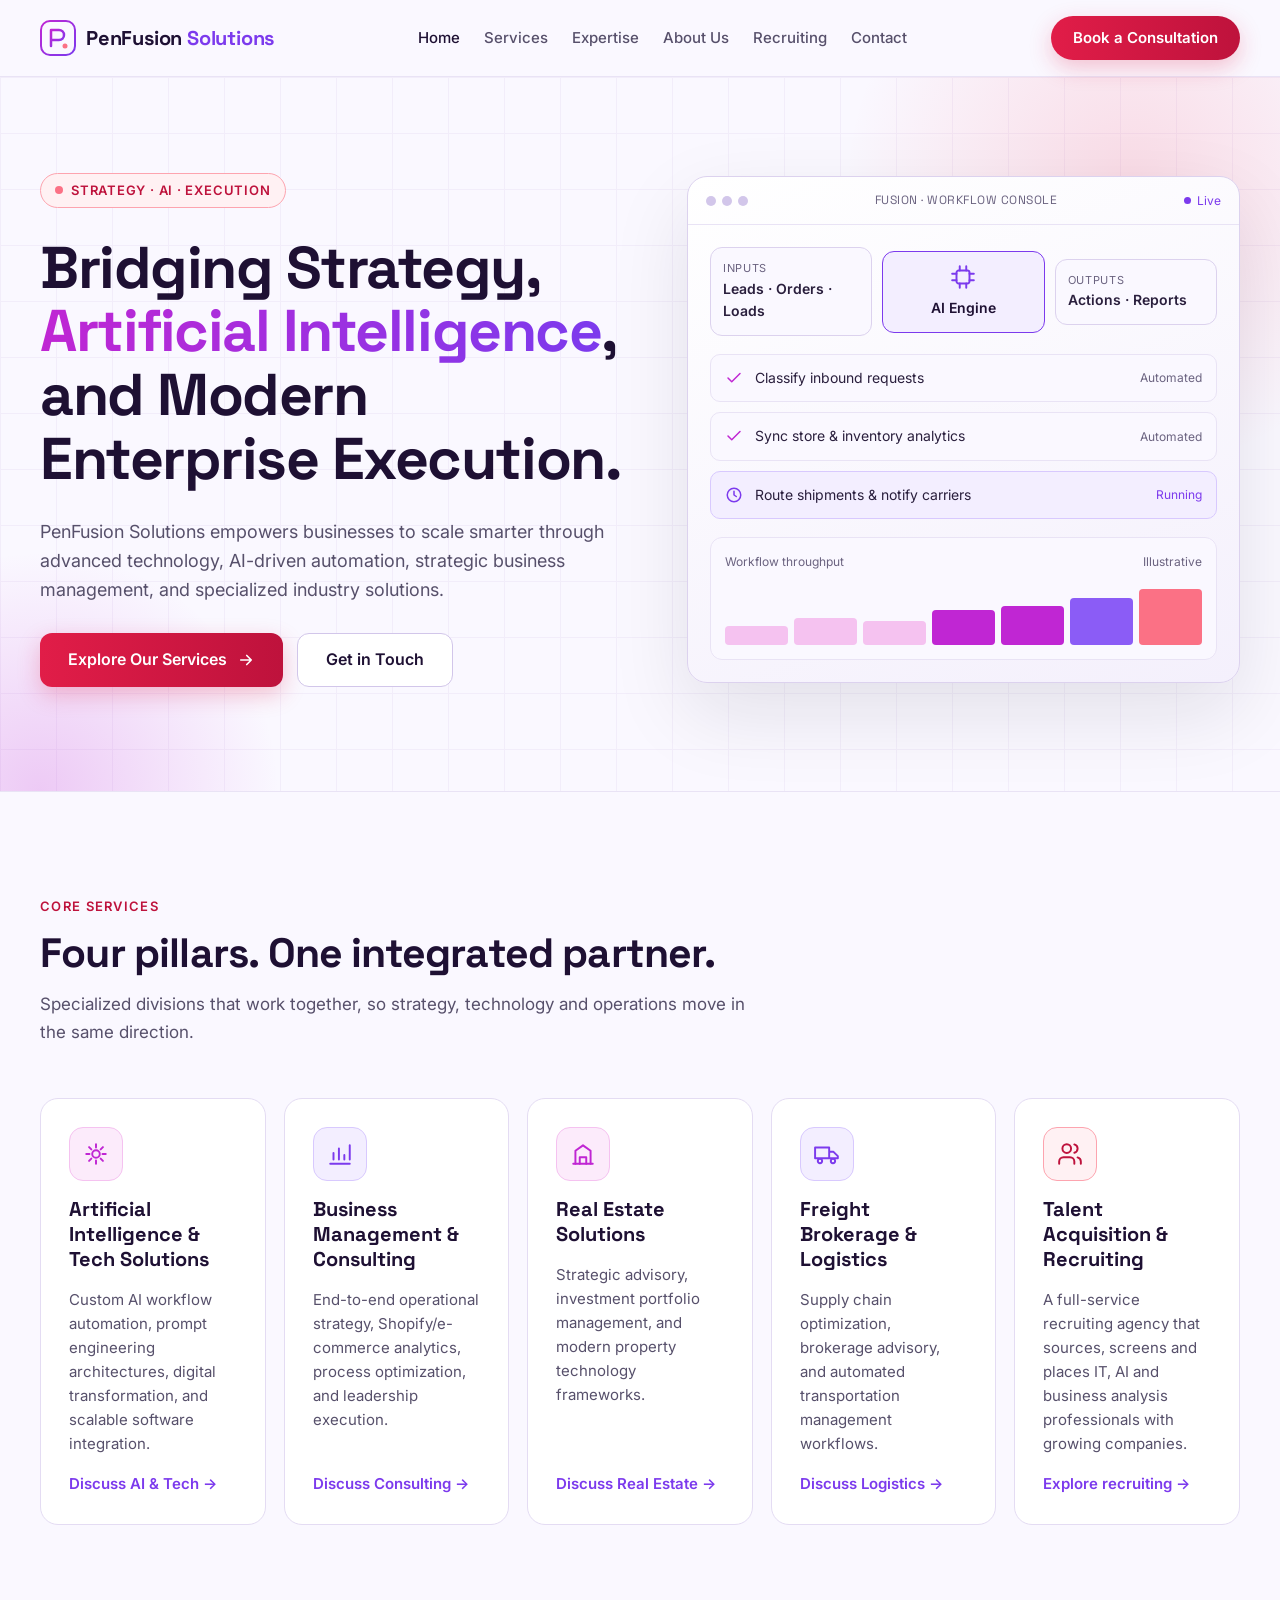
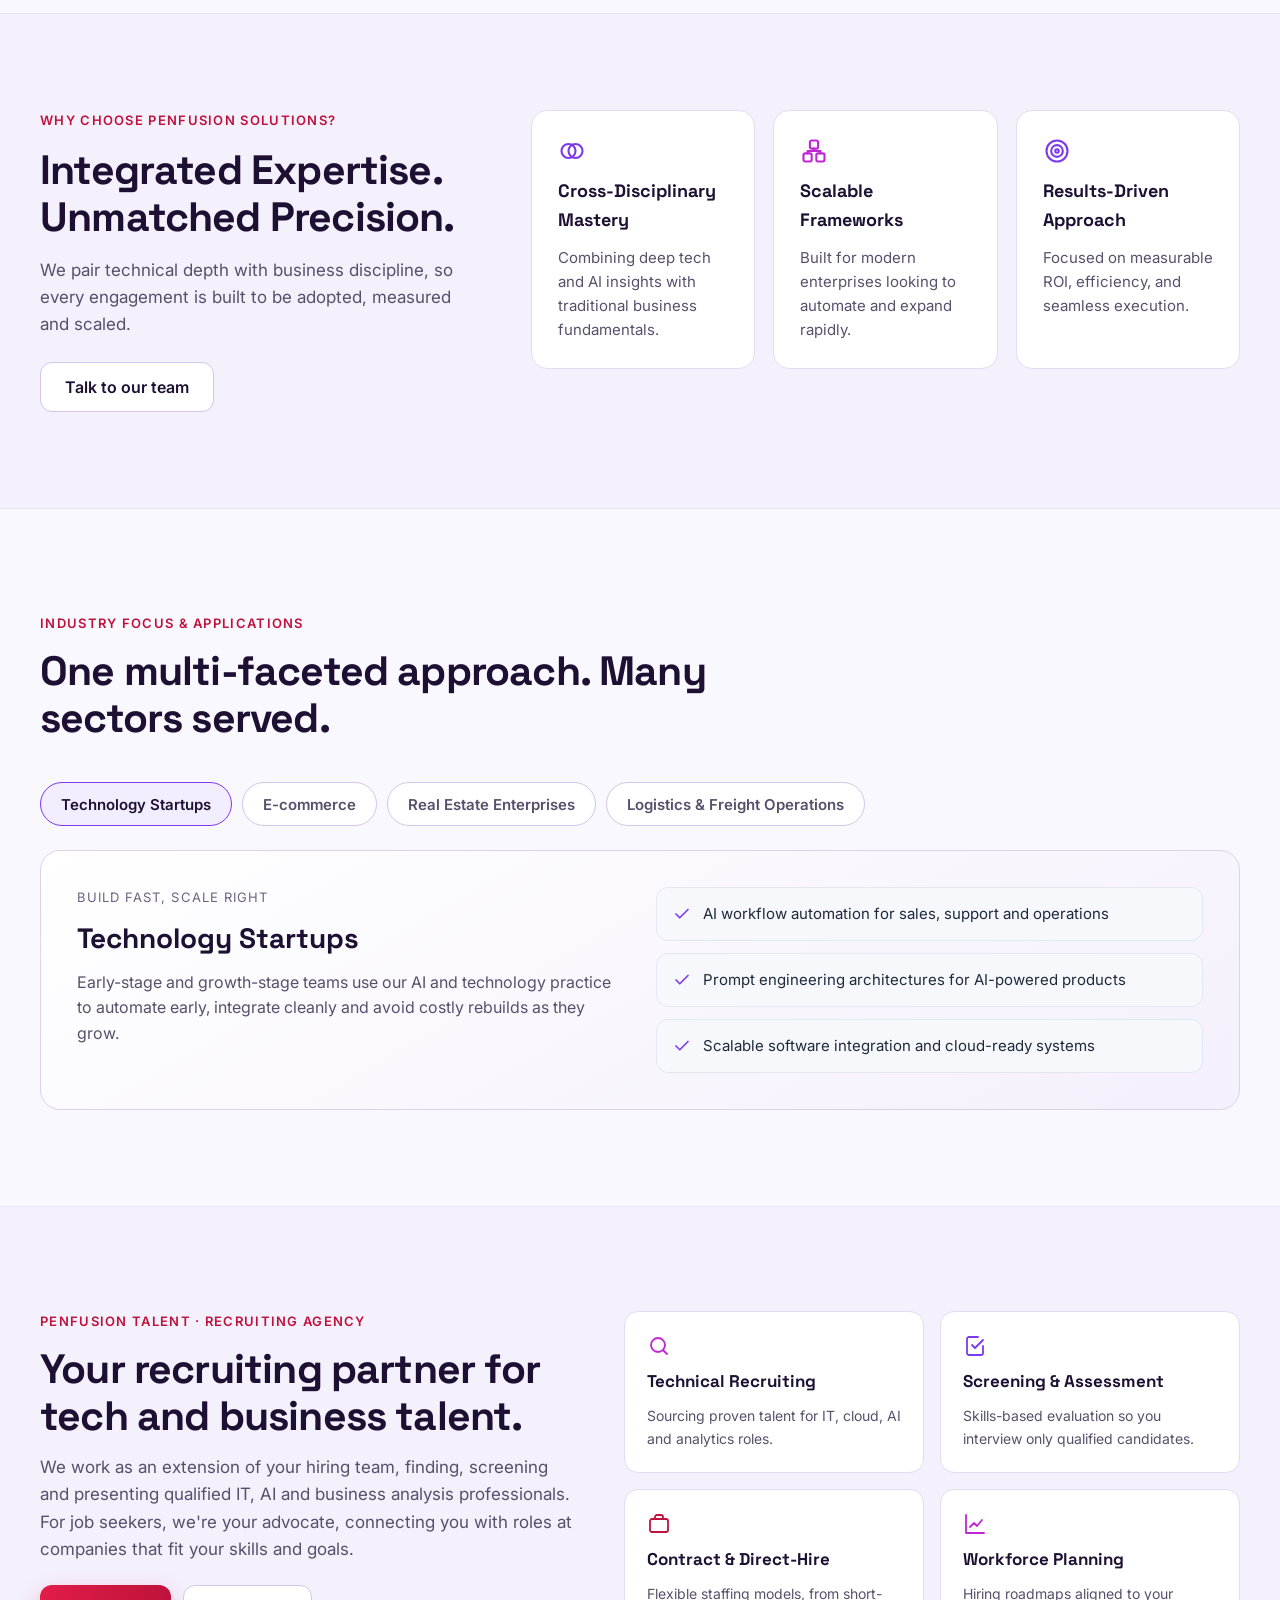
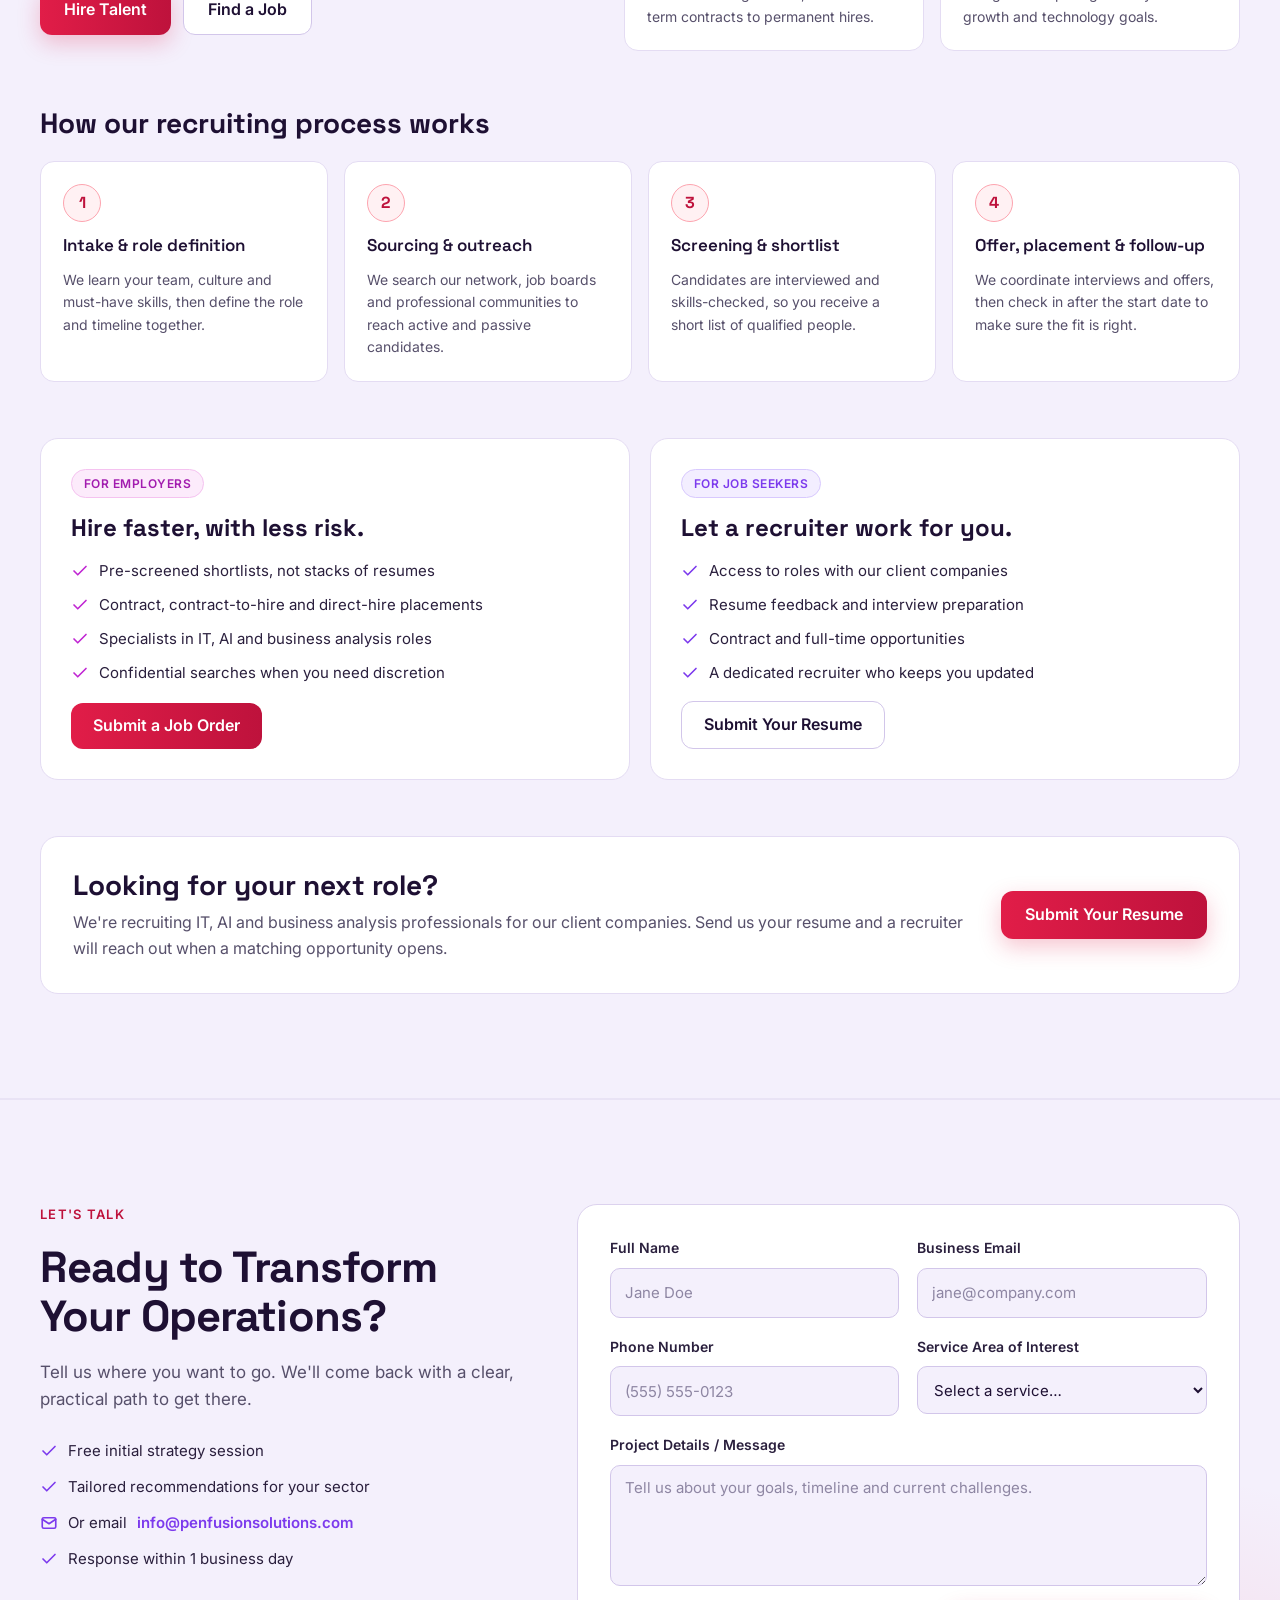
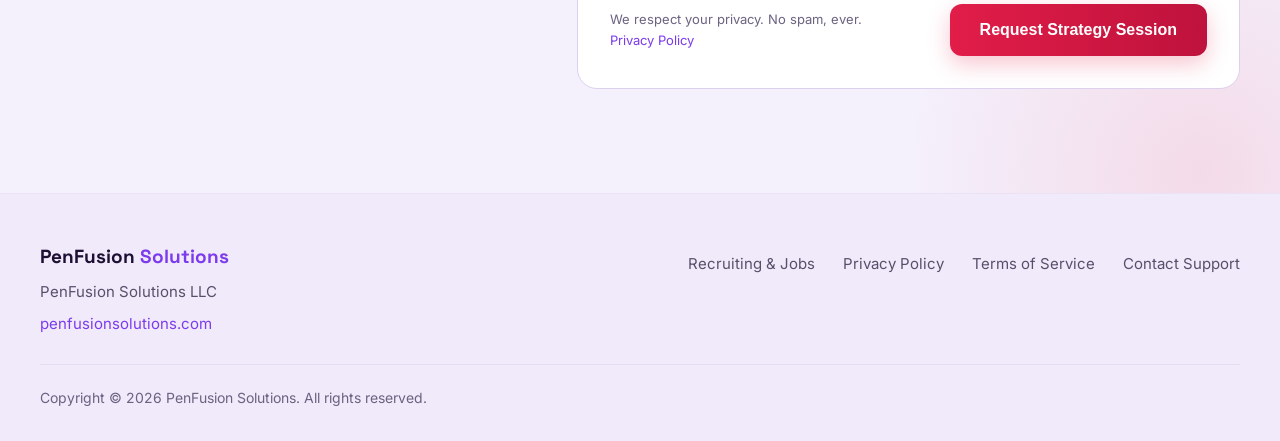
<file: index.html>
<!doctype html>
<html lang="en">
<head>
<meta charset="utf-8">
<meta name="viewport" content="width=device-width, initial-scale=1">
<meta name="robots" content="noindex, nofollow">
<title>PenFusion Solutions — Home</title>
<link rel="preconnect" href="https://fonts.googleapis.com">
<link href="https://fonts.googleapis.com/css2?family=Space+Grotesk:wght@500;600;700&amp;family=Inter:wght@400;500;600&amp;display=swap" rel="stylesheet">
<style>
body{margin:0;background:#FAF8FF}
a{color:#7C3AED;text-decoration:none}a:hover{color:#6D28D9}
input,select,textarea{font-family:inherit}
input::placeholder,textarea::placeholder{color:#8E86A3}
input:focus,select:focus,textarea:focus{outline:2px solid #7C3AED;outline-offset:1px}
.pf-nav-link:hover{color:#1E1033}
.pf-card:hover{border-color:#FB7185}
</style>
<style>[hidden]{display:none !important}html{scroll-behavior:smooth}section[id]{scroll-margin-top:80px}</style>
</head>
<body>
<div style="width: 100%; min-height: 100vh; background: #FAF8FF; color: #2A1F3D; font-family: 'Inter', system-ui, sans-serif; font-size: 16px; line-height: 1.6">

<!-- HEADER -->
<header style="position: sticky; top: 0; z-index: 10; background: rgba(250,248,255,0.92); border-bottom: 1px solid #E9E3F5; backdrop-filter: blur(10px)">
<div style="max-width: 1200px; margin: 0 auto; padding: 16px 24px; display: flex; flex-wrap: wrap; align-items: center; justify-content: space-between; gap: 16px">
<a href="#home" style="display: flex; align-items: center; gap: 10px; color: #1E1033">
<svg width="36" height="36" viewBox="0 0 36 36" aria-hidden="true"><defs><linearGradient id="pfg" x1="0" y1="0" x2="1" y2="1"><stop offset="0" stop-color="#C026D3"/><stop offset="1" stop-color="#7C3AED"/></linearGradient></defs><rect x="1" y="1" width="34" height="34" rx="9" fill="none" stroke="url(#pfg)" stroke-width="2"/><path d="M11 26V10h8a5 5 0 0 1 0 10h-8" fill="none" stroke="url(#pfg)" stroke-width="2.5" stroke-linecap="round" stroke-linejoin="round"/><circle cx="25" cy="26" r="2.5" fill="#FB7185"/></svg>
<span style="font-family: 'Space Grotesk', sans-serif; font-weight: 700; font-size: 20px; letter-spacing: -0.01em">PenFusion<span style="color: #7C3AED"> Solutions</span></span>
</a>
<nav aria-label="Primary" style="display: flex; flex-wrap: wrap; align-items: center; gap: 4px 24px; font-size: 15px; font-weight: 500">
<a class="pf-nav-link" href="#home" style="color: #1E1033; padding: 10px 0">Home</a>
<a class="pf-nav-link" href="#services" style="color: #57506B; padding: 10px 0">Services</a>
<a class="pf-nav-link" href="#expertise" style="color: #57506B; padding: 10px 0">Expertise</a>
<a class="pf-nav-link" href="#about" style="color: #57506B; padding: 10px 0">About Us</a>
<a class="pf-nav-link" href="#careers" style="color: #57506B; padding: 10px 0">Recruiting</a>
<a class="pf-nav-link" href="#contact" style="color: #57506B; padding: 10px 0">Contact</a>
</nav>
<a href="#contact" style="display: inline-flex; align-items: center; min-height: 44px; padding: 0 22px; border-radius: 999px; background: linear-gradient(90deg, #E11D48, #BE123C); color: #FFFFFF; box-shadow: 0 8px 22px rgba(225,29,72,0.25); font-weight: 600; font-size: 15px">Book a Consultation</a>
</div>
</header>

<!-- HERO -->
<section id="home" style="position: relative; overflow: hidden; border-bottom: 1px solid #E9E3F5">
<div aria-hidden="true" style="position: absolute; inset: 0; background-image: linear-gradient(#EDE7F8 1px, transparent 1px), linear-gradient(90deg, #EDE7F8 1px, transparent 1px); background-size: 56px 56px; opacity: 0.6"></div>
<div aria-hidden="true" style="position: absolute; width: 620px; height: 620px; right: -160px; top: -200px; border-radius: 50%; background: radial-gradient(circle, rgba(244,63,94,0.16), rgba(250,248,255,0) 65%)"></div>
<div aria-hidden="true" style="position: absolute; width: 520px; height: 520px; left: -220px; bottom: -260px; border-radius: 50%; background: radial-gradient(circle, rgba(192,38,211,0.22), rgba(250,248,255,0) 65%)"></div>

<div style="position: relative; max-width: 1200px; margin: 0 auto; padding: 96px 24px 104px; display: flex; flex-wrap: wrap; align-items: center; gap: 56px">
<div style="flex: 1 1 480px; min-width: 0; display: flex; flex-direction: column; gap: 28px">
<div style="display: inline-flex; align-self: flex-start; align-items: center; gap: 8px; padding: 6px 14px; border: 1px solid #FDA4AF; border-radius: 999px; background: #FFF1F3; color: #BE123C; font-size: 13px; font-weight: 600; letter-spacing: 0.06em; text-transform: uppercase">
<span style="width: 8px; height: 8px; border-radius: 50%; background: #FB7185"></span>
Strategy · AI · Execution
</div>
<h1 style="margin: 0; font-family: 'Space Grotesk', sans-serif; font-weight: 700; font-size: clamp(2.4rem, 4.6vw, 3.9rem); line-height: 1.08; letter-spacing: -0.025em; color: #1E1033">Bridging Strategy, <span style="background: linear-gradient(90deg, #C026D3, #7C3AED); -webkit-background-clip: text; background-clip: text; color: transparent">Artificial Intelligence</span>, and Modern Enterprise Execution.</h1>
<p style="margin: 0; max-width: 580px; font-size: 18px; color: #57506B">PenFusion Solutions empowers businesses to scale smarter through advanced technology, AI-driven automation, strategic business management, and specialized industry solutions.</p>
<div style="display: flex; flex-wrap: wrap; gap: 14px">
<a href="#services" style="display: inline-flex; align-items: center; gap: 10px; min-height: 52px; padding: 0 28px; border-radius: 12px; background: linear-gradient(90deg, #E11D48, #BE123C); color: #FFFFFF; box-shadow: 0 8px 22px rgba(225,29,72,0.25); font-weight: 600; font-size: 16px">Explore Our Services
<svg width="18" height="18" viewBox="0 0 24 24" fill="none" stroke="currentColor" stroke-width="2.2" stroke-linecap="round" stroke-linejoin="round" aria-hidden="true"><path d="M5 12h14M13 6l6 6-6 6"/></svg></a>
<a href="#contact" style="display: inline-flex; align-items: center; min-height: 52px; padding: 0 28px; border-radius: 12px; border: 1px solid #D2C6EA; background: #FFFFFF; color: #1E1033; font-weight: 600; font-size: 16px">Get in Touch</a>
</div>
</div>

<!-- Dashboard mockup -->
<div role="img" aria-label="Illustration of an AI workflow dashboard connecting intake, an AI engine and automated outputs" style="flex: 1 1 440px; min-width: 0; border: 1px solid #DCD2EE; border-radius: 20px; background: linear-gradient(160deg, #FFFFFF, #F4F0FC); box-shadow: 0 30px 80px rgba(15,23,42,0.10); overflow: hidden">
<div style="display: flex; align-items: center; justify-content: space-between; padding: 14px 18px; border-bottom: 1px solid #E9E3F5">
<div style="display: flex; gap: 6px"><span style="width: 10px; height: 10px; border-radius: 50%; background: #D2C6EA"></span><span style="width: 10px; height: 10px; border-radius: 50%; background: #D2C6EA"></span><span style="width: 10px; height: 10px; border-radius: 50%; background: #D2C6EA"></span></div>
<span style="font-size: 12px; color: #6B6380; font-family: 'Space Grotesk', sans-serif; letter-spacing: 0.04em">FUSION · WORKFLOW CONSOLE</span>
<span style="display: inline-flex; align-items: center; gap: 6px; font-size: 12px; color: #7C3AED"><span style="width: 7px; height: 7px; border-radius: 50%; background: #7C3AED"></span>Live</span>
</div>
<div style="padding: 22px; display: flex; flex-direction: column; gap: 18px">
<div style="display: grid; grid-template-columns: repeat(3, minmax(0, 1fr)); gap: 10px; align-items: center">
<div style="padding: 12px; border: 1px solid #DCD2EE; border-radius: 12px; background: #FAF8FF">
<div style="font-size: 11px; color: #6B6380; text-transform: uppercase; letter-spacing: 0.06em">Inputs</div>
<div style="font-size: 14px; font-weight: 600; color: #2A1F3D">Leads · Orders · Loads</div>
</div>
<div style="padding: 12px; border: 1px solid #7C3AED; border-radius: 12px; background: #F3EEFF; text-align: center">
<svg width="26" height="26" viewBox="0 0 24 24" fill="none" stroke="#7C3AED" stroke-width="1.8" stroke-linecap="round" stroke-linejoin="round" aria-hidden="true"><rect x="6" y="6" width="12" height="12" rx="2"/><path d="M9 2v4M15 2v4M9 18v4M15 18v4M2 9h4M2 15h4M18 9h4M18 15h4"/></svg>
<div style="font-size: 14px; font-weight: 600; color: #1E1033">AI Engine</div>
</div>
<div style="padding: 12px; border: 1px solid #DCD2EE; border-radius: 12px; background: #FAF8FF">
<div style="font-size: 11px; color: #6B6380; text-transform: uppercase; letter-spacing: 0.06em">Outputs</div>
<div style="font-size: 14px; font-weight: 600; color: #2A1F3D">Actions · Reports</div>
</div>
</div>
<div style="display: flex; flex-direction: column; gap: 10px">
<div style="display: flex; align-items: center; gap: 12px; padding: 12px 14px; border-radius: 10px; background: #FAF8FF; border: 1px solid #E9E3F5">
<svg width="18" height="18" viewBox="0 0 24 24" fill="none" stroke="#C026D3" stroke-width="2" stroke-linecap="round" stroke-linejoin="round" aria-hidden="true"><path d="M20 6 9 17l-5-5"/></svg>
<span style="flex: 1; font-size: 14px; color: #2A1F3D">Classify inbound requests</span>
<span style="font-size: 12px; color: #6B6380">Automated</span>
</div>
<div style="display: flex; align-items: center; gap: 12px; padding: 12px 14px; border-radius: 10px; background: #FAF8FF; border: 1px solid #E9E3F5">
<svg width="18" height="18" viewBox="0 0 24 24" fill="none" stroke="#C026D3" stroke-width="2" stroke-linecap="round" stroke-linejoin="round" aria-hidden="true"><path d="M20 6 9 17l-5-5"/></svg>
<span style="flex: 1; font-size: 14px; color: #2A1F3D">Sync store &amp; inventory analytics</span>
<span style="font-size: 12px; color: #6B6380">Automated</span>
</div>
<div style="display: flex; align-items: center; gap: 12px; padding: 12px 14px; border-radius: 10px; background: #F3EEFF; border: 1px solid #D8C9FE">
<svg width="18" height="18" viewBox="0 0 24 24" fill="none" stroke="#7C3AED" stroke-width="2" stroke-linecap="round" stroke-linejoin="round" aria-hidden="true"><circle cx="12" cy="12" r="9"/><path d="M12 7v5l3 2"/></svg>
<span style="flex: 1; font-size: 14px; color: #2A1F3D">Route shipments &amp; notify carriers</span>
<span style="font-size: 12px; color: #7C3AED">Running</span>
</div>
</div>
<div style="padding: 14px; border-radius: 12px; background: #FAF8FF; border: 1px solid #E9E3F5">
<div style="display: flex; justify-content: space-between; font-size: 12px; color: #6B6380; margin-bottom: 10px"><span>Workflow throughput</span><span>Illustrative</span></div>
<div aria-hidden="true" style="display: flex; align-items: flex-end; gap: 6px; height: 64px">
<span style="flex: 1; height: 30%; border-radius: 4px; background: #F5C2F0"></span>
<span style="flex: 1; height: 42%; border-radius: 4px; background: #F5C2F0"></span>
<span style="flex: 1; height: 38%; border-radius: 4px; background: #F5C2F0"></span>
<span style="flex: 1; height: 55%; border-radius: 4px; background: #C026D3"></span>
<span style="flex: 1; height: 62%; border-radius: 4px; background: #C026D3"></span>
<span style="flex: 1; height: 74%; border-radius: 4px; background: #8B5CF6"></span>
<span style="flex: 1; height: 88%; border-radius: 4px; background: #FB7185"></span>
</div>
</div>
</div>
</div>
</div>
</section>

<!-- SERVICES -->
<section id="services" style="max-width: 1200px; margin: 0 auto; padding: 104px 24px 88px">
<div style="display: flex; flex-direction: column; gap: 14px; max-width: 720px; margin-bottom: 52px">
<span style="color: #BE123C; font-size: 13px; font-weight: 600; letter-spacing: 0.1em; text-transform: uppercase">Core Services</span>
<h2 style="margin: 0; font-family: 'Space Grotesk', sans-serif; font-size: clamp(1.9rem, 3.2vw, 2.7rem); line-height: 1.15; letter-spacing: -0.02em; color: #1E1033">Four pillars. One integrated partner.</h2>
<p style="margin: 0; color: #57506B; font-size: 17px">Specialized divisions that work together, so strategy, technology and operations move in the same direction.</p>
</div>
<div style="display: grid; grid-template-columns: repeat(auto-fit, minmax(200px, 1fr)); gap: 18px">

<article class="pf-card" style="display: flex; flex-direction: column; gap: 16px; padding: 28px; border: 1px solid #E4DCF3; border-radius: 18px; background: #FFFFFF">
<div style="width: 52px; height: 52px; border-radius: 14px; display: flex; align-items: center; justify-content: center; background: #FCEBFB; border: 1px solid #F5C2F0">
<svg width="26" height="26" viewBox="0 0 24 24" fill="none" stroke="#C026D3" stroke-width="1.8" stroke-linecap="round" stroke-linejoin="round" aria-hidden="true"><path d="M12 3v3M12 18v3M3 12h3M18 12h3M5.6 5.6l2.1 2.1M16.3 16.3l2.1 2.1M5.6 18.4l2.1-2.1M16.3 7.7l2.1-2.1"/><circle cx="12" cy="12" r="3.5"/></svg>
</div>
<h3 style="margin: 0; font-family: 'Space Grotesk', sans-serif; font-size: 20px; line-height: 1.25; color: #1E1033">Artificial Intelligence &amp; Tech Solutions</h3>
<p style="margin: 0; color: #57506B; font-size: 15px">Custom AI workflow automation, prompt engineering architectures, digital transformation, and scalable software integration.</p>
<a href="#contact" style="margin-top: auto; font-weight: 600; font-size: 15px">Discuss AI &amp; Tech →</a>
</article>

<article class="pf-card" style="display: flex; flex-direction: column; gap: 16px; padding: 28px; border: 1px solid #E4DCF3; border-radius: 18px; background: #FFFFFF">
<div style="width: 52px; height: 52px; border-radius: 14px; display: flex; align-items: center; justify-content: center; background: #F3EEFF; border: 1px solid #D8C9FE">
<svg width="26" height="26" viewBox="0 0 24 24" fill="none" stroke="#7C3AED" stroke-width="1.8" stroke-linecap="round" stroke-linejoin="round" aria-hidden="true"><path d="M3 21h18"/><path d="M6 17V11M11 17V7M16 17v-4M21 17V4"/></svg>
</div>
<h3 style="margin: 0; font-family: 'Space Grotesk', sans-serif; font-size: 20px; line-height: 1.25; color: #1E1033">Business Management &amp; Consulting</h3>
<p style="margin: 0; color: #57506B; font-size: 15px">End-to-end operational strategy, Shopify/e-commerce analytics, process optimization, and leadership execution.</p>
<a href="#contact" style="margin-top: auto; font-weight: 600; font-size: 15px">Discuss Consulting →</a>
</article>

<article class="pf-card" style="display: flex; flex-direction: column; gap: 16px; padding: 28px; border: 1px solid #E4DCF3; border-radius: 18px; background: #FFFFFF">
<div style="width: 52px; height: 52px; border-radius: 14px; display: flex; align-items: center; justify-content: center; background: #FCEBFB; border: 1px solid #F5C2F0">
<svg width="26" height="26" viewBox="0 0 24 24" fill="none" stroke="#C026D3" stroke-width="1.8" stroke-linecap="round" stroke-linejoin="round" aria-hidden="true"><path d="M3 21h18"/><path d="M5 21V9l7-5 7 5v12"/><path d="M9 21v-6h6v6"/></svg>
</div>
<h3 style="margin: 0; font-family: 'Space Grotesk', sans-serif; font-size: 20px; line-height: 1.25; color: #1E1033">Real Estate Solutions</h3>
<p style="margin: 0; color: #57506B; font-size: 15px">Strategic advisory, investment portfolio management, and modern property technology frameworks.</p>
<a href="#contact" style="margin-top: auto; font-weight: 600; font-size: 15px">Discuss Real Estate →</a>
</article>

<article class="pf-card" style="display: flex; flex-direction: column; gap: 16px; padding: 28px; border: 1px solid #E4DCF3; border-radius: 18px; background: #FFFFFF">
<div style="width: 52px; height: 52px; border-radius: 14px; display: flex; align-items: center; justify-content: center; background: #F3EEFF; border: 1px solid #D8C9FE">
<svg width="26" height="26" viewBox="0 0 24 24" fill="none" stroke="#7C3AED" stroke-width="1.8" stroke-linecap="round" stroke-linejoin="round" aria-hidden="true"><path d="M1 6h13v10H1zM14 10h4l4 4v2h-8z"/><circle cx="5.5" cy="18.5" r="2"/><circle cx="17.5" cy="18.5" r="2"/></svg>
</div>
<h3 style="margin: 0; font-family: 'Space Grotesk', sans-serif; font-size: 20px; line-height: 1.25; color: #1E1033">Freight Brokerage &amp; Logistics</h3>
<p style="margin: 0; color: #57506B; font-size: 15px">Supply chain optimization, brokerage advisory, and automated transportation management workflows.</p>
<a href="#contact" style="margin-top: auto; font-weight: 600; font-size: 15px">Discuss Logistics →</a>
</article>

<article class="pf-card" style="display: flex; flex-direction: column; gap: 16px; padding: 28px; border: 1px solid #E4DCF3; border-radius: 18px; background: #FFFFFF">
<div style="width: 52px; height: 52px; border-radius: 14px; display: flex; align-items: center; justify-content: center; background: #FFF1F3; border: 1px solid #FDA4AF">
<svg width="26" height="26" viewBox="0 0 24 24" fill="none" stroke="#BE123C" stroke-width="1.8" stroke-linecap="round" stroke-linejoin="round" aria-hidden="true"><path d="M16 21v-2a4 4 0 0 0-4-4H6a4 4 0 0 0-4 4v2"/><circle cx="9" cy="7" r="4"/><path d="M22 21v-2a4 4 0 0 0-3-3.87M16 3.13a4 4 0 0 1 0 7.75"/></svg>
</div>
<h3 style="margin: 0; font-family: 'Space Grotesk', sans-serif; font-size: 20px; line-height: 1.25; color: #1E1033">Talent Acquisition &amp; Recruiting</h3>
<p style="margin: 0; color: #57506B; font-size: 15px">A full-service recruiting agency that sources, screens and places IT, AI and business analysis professionals with growing companies.</p>
<a href="#careers" style="margin-top: auto; font-weight: 600; font-size: 15px">Explore recruiting →</a>
</article>

</div>
</section>

<!-- WHY CHOOSE -->
<section id="about" style="background: #F4F0FC; border-top: 1px solid #E9E3F5; border-bottom: 1px solid #E9E3F5">
<div style="max-width: 1200px; margin: 0 auto; padding: 96px 24px; display: flex; flex-wrap: wrap; gap: 56px; align-items: flex-start">
<div style="flex: 1 1 360px; min-width: 0; display: flex; flex-direction: column; gap: 16px">
<span style="color: #BE123C; font-size: 13px; font-weight: 600; letter-spacing: 0.1em; text-transform: uppercase">Why Choose PenFusion Solutions?</span>
<h2 style="margin: 0; font-family: 'Space Grotesk', sans-serif; font-size: clamp(1.9rem, 3.2vw, 2.7rem); line-height: 1.15; letter-spacing: -0.02em; color: #1E1033">Integrated Expertise. Unmatched Precision.</h2>
<p style="margin: 0; color: #57506B; font-size: 17px">We pair technical depth with business discipline, so every engagement is built to be adopted, measured and scaled.</p>
<a href="#contact" style="align-self: flex-start; display: inline-flex; align-items: center; min-height: 48px; padding: 0 24px; margin-top: 8px; border-radius: 12px; border: 1px solid #D2C6EA; background: #FFFFFF; color: #1E1033; font-weight: 600">Talk to our team</a>
</div>
<div style="flex: 2 1 560px; min-width: 0; display: grid; grid-template-columns: repeat(auto-fit, minmax(220px, 1fr)); gap: 18px">
<div style="display: flex; flex-direction: column; gap: 12px; padding: 26px; border-radius: 16px; background: #FFFFFF; border: 1px solid #E4DCF3">
<svg width="28" height="28" viewBox="0 0 24 24" fill="none" stroke="#7C3AED" stroke-width="1.8" stroke-linecap="round" stroke-linejoin="round" aria-hidden="true"><circle cx="9" cy="12" r="6"/><circle cx="15" cy="12" r="6"/></svg>
<h3 style="margin: 0; font-family: 'Space Grotesk', sans-serif; font-size: 18px; color: #1E1033">Cross-Disciplinary Mastery</h3>
<p style="margin: 0; color: #57506B; font-size: 15px">Combining deep tech and AI insights with traditional business fundamentals.</p>
</div>
<div style="display: flex; flex-direction: column; gap: 12px; padding: 26px; border-radius: 16px; background: #FFFFFF; border: 1px solid #E4DCF3">
<svg width="28" height="28" viewBox="0 0 24 24" fill="none" stroke="#C026D3" stroke-width="1.8" stroke-linecap="round" stroke-linejoin="round" aria-hidden="true"><rect x="3" y="14" width="7" height="7" rx="1.5"/><rect x="14" y="14" width="7" height="7" rx="1.5"/><rect x="8.5" y="3" width="7" height="7" rx="1.5"/><path d="M12 10v2M6.5 14v-2h11v2"/></svg>
<h3 style="margin: 0; font-family: 'Space Grotesk', sans-serif; font-size: 18px; color: #1E1033">Scalable Frameworks</h3>
<p style="margin: 0; color: #57506B; font-size: 15px">Built for modern enterprises looking to automate and expand rapidly.</p>
</div>
<div style="display: flex; flex-direction: column; gap: 12px; padding: 26px; border-radius: 16px; background: #FFFFFF; border: 1px solid #E4DCF3">
<svg width="28" height="28" viewBox="0 0 24 24" fill="none" stroke="#7C3AED" stroke-width="1.8" stroke-linecap="round" stroke-linejoin="round" aria-hidden="true"><circle cx="12" cy="12" r="9"/><circle cx="12" cy="12" r="5"/><circle cx="12" cy="12" r="1.5"/></svg>
<h3 style="margin: 0; font-family: 'Space Grotesk', sans-serif; font-size: 18px; color: #1E1033">Results-Driven Approach</h3>
<p style="margin: 0; color: #57506B; font-size: 15px">Focused on measurable ROI, efficiency, and seamless execution.</p>
</div>
</div>
</div>
</section>

<!-- INDUSTRY FOCUS -->
<section id="expertise" style="max-width: 1200px; margin: 0 auto; padding: 104px 24px 96px">
<div style="display: flex; flex-direction: column; gap: 14px; max-width: 720px; margin-bottom: 40px">
<span style="color: #BE123C; font-size: 13px; font-weight: 600; letter-spacing: 0.1em; text-transform: uppercase">Industry Focus &amp; Applications</span>
<h2 style="margin: 0; font-family: 'Space Grotesk', sans-serif; font-size: clamp(1.9rem, 3.2vw, 2.7rem); line-height: 1.15; letter-spacing: -0.02em; color: #1E1033">One multi-faceted approach. Many sectors served.</h2>
</div>

<div id="pf-tabs" role="tablist" aria-label="Industries" style="display: flex; flex-wrap: wrap; gap: 10px; margin-bottom: 24px">

</div>

<div role="tabpanel" style="display: flex; flex-wrap: wrap; gap: 32px; padding: 36px; border-radius: 20px; border: 1px solid #DCD2EE; background: linear-gradient(150deg, #FFFFFF, #F4F0FC)">
<div style="flex: 1 1 340px; min-width: 0; display: flex; flex-direction: column; gap: 14px">
<span style="font-size: 13px; color: #6B6380; letter-spacing: 0.08em; text-transform: uppercase"><span id="pf-kicker"></span></span>
<h3 style="margin: 0; font-family: 'Space Grotesk', sans-serif; font-size: 28px; line-height: 1.2; color: #1E1033"><span id="pf-ind-name"></span></h3>
<p style="margin: 0; color: #57506B; font-size: 16px"><span id="pf-summary"></span></p>
</div>
<ul id="pf-apps" style="flex: 1 1 340px; min-width: 0; margin: 0; padding: 0; list-style: none; display: flex; flex-direction: column; gap: 12px"></ul>
</div>
</section>

<!-- TALENT ACQUISITION & CAREERS -->
<section id="careers" style="background: #F4F0FC; border-top: 1px solid #E9E3F5; border-bottom: 1px solid #E9E3F5">
<div style="max-width: 1200px; margin: 0 auto; padding: 104px 24px; display: flex; flex-direction: column; gap: 56px">

<div style="display: flex; flex-wrap: wrap; gap: 48px; align-items: flex-start">
<div style="flex: 1 1 400px; min-width: 0; display: flex; flex-direction: column; gap: 14px">
<span style="color: #BE123C; font-size: 13px; font-weight: 600; letter-spacing: 0.1em; text-transform: uppercase">PenFusion Talent · Recruiting Agency</span>
<h2 style="margin: 0; font-family: 'Space Grotesk', sans-serif; font-size: clamp(1.9rem, 3.2vw, 2.7rem); line-height: 1.15; letter-spacing: -0.02em; color: #1E1033">Your recruiting partner for tech and business talent.</h2>
<p style="margin: 0; color: #57506B; font-size: 17px">We work as an extension of your hiring team, finding, screening and presenting qualified IT, AI and business analysis professionals. For job seekers, we're your advocate, connecting you with roles at companies that fit your skills and goals.</p>
<div style="display: flex; flex-wrap: wrap; gap: 12px; margin-top: 8px">
<a href="#contact" style="display: inline-flex; align-items: center; min-height: 48px; padding: 0 24px; border-radius: 12px; background: linear-gradient(90deg, #E11D48, #BE123C); color: #FFFFFF; font-weight: 600; box-shadow: 0 8px 22px rgba(225,29,72,0.25)">Hire Talent</a>
<a href="#openings" style="display: inline-flex; align-items: center; min-height: 48px; padding: 0 24px; border-radius: 12px; border: 1px solid #D2C6EA; background: #FFFFFF; color: #1E1033; font-weight: 600">Find a Job</a>
</div>
</div>
<div style="flex: 1 1 480px; min-width: 0; display: grid; grid-template-columns: repeat(auto-fit, minmax(220px, 1fr)); gap: 16px">
<div style="display: flex; flex-direction: column; gap: 10px; padding: 22px; border-radius: 14px; background: #FFFFFF; border: 1px solid #E4DCF3">
<svg width="24" height="24" viewBox="0 0 24 24" fill="none" stroke="#C026D3" stroke-width="1.8" stroke-linecap="round" stroke-linejoin="round" aria-hidden="true"><circle cx="11" cy="11" r="7"/><path d="m20 20-3.5-3.5"/></svg>
<h3 style="margin: 0; font-family: 'Space Grotesk', sans-serif; font-size: 17px; color: #1E1033">Technical Recruiting</h3>
<p style="margin: 0; color: #57506B; font-size: 14px">Sourcing proven talent for IT, cloud, AI and analytics roles.</p>
</div>
<div style="display: flex; flex-direction: column; gap: 10px; padding: 22px; border-radius: 14px; background: #FFFFFF; border: 1px solid #E4DCF3">
<svg width="24" height="24" viewBox="0 0 24 24" fill="none" stroke="#7C3AED" stroke-width="1.8" stroke-linecap="round" stroke-linejoin="round" aria-hidden="true"><path d="M9 11l3 3 8-8"/><path d="M20 12v7a2 2 0 0 1-2 2H6a2 2 0 0 1-2-2V5a2 2 0 0 1 2-2h9"/></svg>
<h3 style="margin: 0; font-family: 'Space Grotesk', sans-serif; font-size: 17px; color: #1E1033">Screening &amp; Assessment</h3>
<p style="margin: 0; color: #57506B; font-size: 14px">Skills-based evaluation so you interview only qualified candidates.</p>
</div>
<div style="display: flex; flex-direction: column; gap: 10px; padding: 22px; border-radius: 14px; background: #FFFFFF; border: 1px solid #E4DCF3">
<svg width="24" height="24" viewBox="0 0 24 24" fill="none" stroke="#BE123C" stroke-width="1.8" stroke-linecap="round" stroke-linejoin="round" aria-hidden="true"><rect x="3" y="7" width="18" height="13" rx="2"/><path d="M8 7V5a2 2 0 0 1 2-2h4a2 2 0 0 1 2 2v2"/></svg>
<h3 style="margin: 0; font-family: 'Space Grotesk', sans-serif; font-size: 17px; color: #1E1033">Contract &amp; Direct-Hire</h3>
<p style="margin: 0; color: #57506B; font-size: 14px">Flexible staffing models, from short-term contracts to permanent hires.</p>
</div>
<div style="display: flex; flex-direction: column; gap: 10px; padding: 22px; border-radius: 14px; background: #FFFFFF; border: 1px solid #E4DCF3">
<svg width="24" height="24" viewBox="0 0 24 24" fill="none" stroke="#C026D3" stroke-width="1.8" stroke-linecap="round" stroke-linejoin="round" aria-hidden="true"><path d="M3 3v18h18"/><path d="m7 15 4-4 3 3 5-6"/></svg>
<h3 style="margin: 0; font-family: 'Space Grotesk', sans-serif; font-size: 17px; color: #1E1033">Workforce Planning</h3>
<p style="margin: 0; color: #57506B; font-size: 14px">Hiring roadmaps aligned to your growth and technology goals.</p>
</div>
</div>
</div>

<!-- How it works -->
<div style="display: flex; flex-direction: column; gap: 20px">
<h3 style="margin: 0; font-family: 'Space Grotesk', sans-serif; font-size: 28px; line-height: 1.2; color: #1E1033">How our recruiting process works</h3>
<ol style="margin: 0; padding: 0; list-style: none; display: grid; grid-template-columns: repeat(auto-fit, minmax(220px, 1fr)); gap: 16px">
<li style="display: flex; flex-direction: column; gap: 10px; padding: 22px; border-radius: 14px; background: #FFFFFF; border: 1px solid #E4DCF3">
<span style="width: 36px; height: 36px; border-radius: 50%; display: flex; align-items: center; justify-content: center; background: #FFF1F3; border: 1px solid #FDA4AF; color: #BE123C; font-family: 'Space Grotesk', sans-serif; font-weight: 700">1</span>
<span style="font-family: 'Space Grotesk', sans-serif; font-size: 17px; font-weight: 600; color: #1E1033">Intake &amp; role definition</span>
<span style="color: #57506B; font-size: 14px">We learn your team, culture and must-have skills, then define the role and timeline together.</span>
</li>
<li style="display: flex; flex-direction: column; gap: 10px; padding: 22px; border-radius: 14px; background: #FFFFFF; border: 1px solid #E4DCF3">
<span style="width: 36px; height: 36px; border-radius: 50%; display: flex; align-items: center; justify-content: center; background: #FFF1F3; border: 1px solid #FDA4AF; color: #BE123C; font-family: 'Space Grotesk', sans-serif; font-weight: 700">2</span>
<span style="font-family: 'Space Grotesk', sans-serif; font-size: 17px; font-weight: 600; color: #1E1033">Sourcing &amp; outreach</span>
<span style="color: #57506B; font-size: 14px">We search our network, job boards and professional communities to reach active and passive candidates.</span>
</li>
<li style="display: flex; flex-direction: column; gap: 10px; padding: 22px; border-radius: 14px; background: #FFFFFF; border: 1px solid #E4DCF3">
<span style="width: 36px; height: 36px; border-radius: 50%; display: flex; align-items: center; justify-content: center; background: #FFF1F3; border: 1px solid #FDA4AF; color: #BE123C; font-family: 'Space Grotesk', sans-serif; font-weight: 700">3</span>
<span style="font-family: 'Space Grotesk', sans-serif; font-size: 17px; font-weight: 600; color: #1E1033">Screening &amp; shortlist</span>
<span style="color: #57506B; font-size: 14px">Candidates are interviewed and skills-checked, so you receive a short list of qualified people.</span>
</li>
<li style="display: flex; flex-direction: column; gap: 10px; padding: 22px; border-radius: 14px; background: #FFFFFF; border: 1px solid #E4DCF3">
<span style="width: 36px; height: 36px; border-radius: 50%; display: flex; align-items: center; justify-content: center; background: #FFF1F3; border: 1px solid #FDA4AF; color: #BE123C; font-family: 'Space Grotesk', sans-serif; font-weight: 700">4</span>
<span style="font-family: 'Space Grotesk', sans-serif; font-size: 17px; font-weight: 600; color: #1E1033">Offer, placement &amp; follow-up</span>
<span style="color: #57506B; font-size: 14px">We coordinate interviews and offers, then check in after the start date to make sure the fit is right.</span>
</li>
</ol>
</div>

<!-- Employers / Job seekers -->
<div style="display: grid; grid-template-columns: repeat(auto-fit, minmax(320px, 1fr)); gap: 20px">
<div style="display: flex; flex-direction: column; gap: 16px; padding: 30px; border-radius: 18px; background: #FFFFFF; border: 1px solid #E4DCF3">
<span style="align-self: flex-start; padding: 4px 12px; border-radius: 999px; background: #FCEBFB; border: 1px solid #F5C2F0; color: #A21CAF; font-size: 12px; font-weight: 600; letter-spacing: 0.04em; text-transform: uppercase">For Employers</span>
<h3 style="margin: 0; font-family: 'Space Grotesk', sans-serif; font-size: 24px; line-height: 1.2; color: #1E1033">Hire faster, with less risk.</h3>
<ul style="margin: 0; padding: 0; list-style: none; display: flex; flex-direction: column; gap: 10px; color: #2A1F3D; font-size: 15px">
<li style="display: flex; gap: 10px; align-items: flex-start"><svg width="18" height="18" viewBox="0 0 24 24" fill="none" stroke="#C026D3" stroke-width="2.2" stroke-linecap="round" stroke-linejoin="round" aria-hidden="true" style="flex: none; margin-top: 3px"><path d="M20 6 9 17l-5-5"/></svg>Pre-screened shortlists, not stacks of resumes</li>
<li style="display: flex; gap: 10px; align-items: flex-start"><svg width="18" height="18" viewBox="0 0 24 24" fill="none" stroke="#C026D3" stroke-width="2.2" stroke-linecap="round" stroke-linejoin="round" aria-hidden="true" style="flex: none; margin-top: 3px"><path d="M20 6 9 17l-5-5"/></svg>Contract, contract-to-hire and direct-hire placements</li>
<li style="display: flex; gap: 10px; align-items: flex-start"><svg width="18" height="18" viewBox="0 0 24 24" fill="none" stroke="#C026D3" stroke-width="2.2" stroke-linecap="round" stroke-linejoin="round" aria-hidden="true" style="flex: none; margin-top: 3px"><path d="M20 6 9 17l-5-5"/></svg>Specialists in IT, AI and business analysis roles</li>
<li style="display: flex; gap: 10px; align-items: flex-start"><svg width="18" height="18" viewBox="0 0 24 24" fill="none" stroke="#C026D3" stroke-width="2.2" stroke-linecap="round" stroke-linejoin="round" aria-hidden="true" style="flex: none; margin-top: 3px"><path d="M20 6 9 17l-5-5"/></svg>Confidential searches when you need discretion</li>
</ul>
<a href="#contact" style="margin-top: auto; align-self: flex-start; display: inline-flex; align-items: center; min-height: 46px; padding: 0 22px; border-radius: 12px; background: linear-gradient(90deg, #E11D48, #BE123C); color: #FFFFFF; font-weight: 600">Submit a Job Order</a>
</div>
<div style="display: flex; flex-direction: column; gap: 16px; padding: 30px; border-radius: 18px; background: #FFFFFF; border: 1px solid #E4DCF3">
<span style="align-self: flex-start; padding: 4px 12px; border-radius: 999px; background: #F3EEFF; border: 1px solid #D8C9FE; color: #7C3AED; font-size: 12px; font-weight: 600; letter-spacing: 0.04em; text-transform: uppercase">For Job Seekers</span>
<h3 style="margin: 0; font-family: 'Space Grotesk', sans-serif; font-size: 24px; line-height: 1.2; color: #1E1033">Let a recruiter work for you.</h3>
<ul style="margin: 0; padding: 0; list-style: none; display: flex; flex-direction: column; gap: 10px; color: #2A1F3D; font-size: 15px">
<li style="display: flex; gap: 10px; align-items: flex-start"><svg width="18" height="18" viewBox="0 0 24 24" fill="none" stroke="#7C3AED" stroke-width="2.2" stroke-linecap="round" stroke-linejoin="round" aria-hidden="true" style="flex: none; margin-top: 3px"><path d="M20 6 9 17l-5-5"/></svg>Access to roles with our client companies</li>
<li style="display: flex; gap: 10px; align-items: flex-start"><svg width="18" height="18" viewBox="0 0 24 24" fill="none" stroke="#7C3AED" stroke-width="2.2" stroke-linecap="round" stroke-linejoin="round" aria-hidden="true" style="flex: none; margin-top: 3px"><path d="M20 6 9 17l-5-5"/></svg>Resume feedback and interview preparation</li>
<li style="display: flex; gap: 10px; align-items: flex-start"><svg width="18" height="18" viewBox="0 0 24 24" fill="none" stroke="#7C3AED" stroke-width="2.2" stroke-linecap="round" stroke-linejoin="round" aria-hidden="true" style="flex: none; margin-top: 3px"><path d="M20 6 9 17l-5-5"/></svg>Contract and full-time opportunities</li>
<li style="display: flex; gap: 10px; align-items: flex-start"><svg width="18" height="18" viewBox="0 0 24 24" fill="none" stroke="#7C3AED" stroke-width="2.2" stroke-linecap="round" stroke-linejoin="round" aria-hidden="true" style="flex: none; margin-top: 3px"><path d="M20 6 9 17l-5-5"/></svg>A dedicated recruiter who keeps you updated</li>
</ul>
<a href="#openings" style="margin-top: auto; align-self: flex-start; display: inline-flex; align-items: center; min-height: 46px; padding: 0 22px; border-radius: 12px; border: 1px solid #D2C6EA; background: #FFFFFF; color: #1E1033; font-weight: 600">Submit Your Resume</a>
</div>
</div>

<div id="openings" style="display: flex; flex-wrap: wrap; align-items: center; justify-content: space-between; gap: 20px; padding: 32px; border-radius: 18px; border: 1px solid #E4DCF3; background: #FFFFFF">
<div style="flex: 1 1 420px; min-width: 0; display: flex; flex-direction: column; gap: 8px">
<h3 style="margin: 0; font-family: 'Space Grotesk', sans-serif; font-size: 28px; line-height: 1.2; color: #1E1033">Looking for your next role?</h3>
<p style="margin: 0; color: #57506B; font-size: 16px">We're recruiting IT, AI and business analysis professionals for our client companies. Send us your resume and a recruiter will reach out when a matching opportunity opens.</p>
</div>
<a href="#contact" style="display: inline-flex; align-items: center; min-height: 48px; padding: 0 24px; border-radius: 12px; background: linear-gradient(90deg, #E11D48, #BE123C); color: #FFFFFF; font-weight: 600; box-shadow: 0 8px 22px rgba(225,29,72,0.25)">Submit Your Resume</a>
</div>

</div>
</section>

<!-- CONTACT -->
<section id="contact" style="position: relative; overflow: hidden; background: #F4F0FC; border-top: 1px solid #E9E3F5">
<div aria-hidden="true" style="position: absolute; width: 640px; height: 640px; right: -240px; bottom: -300px; border-radius: 50%; background: radial-gradient(circle, rgba(244,63,94,0.12), rgba(244,240,252,0) 65%)"></div>
<div style="position: relative; max-width: 1200px; margin: 0 auto; padding: 104px 24px; display: flex; flex-wrap: wrap; gap: 56px">
<div style="flex: 1 1 360px; min-width: 0; display: flex; flex-direction: column; gap: 18px">
<span style="color: #BE123C; font-size: 13px; font-weight: 600; letter-spacing: 0.1em; text-transform: uppercase">Let's Talk</span>
<h2 style="margin: 0; font-family: 'Space Grotesk', sans-serif; font-size: clamp(2rem, 3.4vw, 2.9rem); line-height: 1.12; letter-spacing: -0.02em; color: #1E1033">Ready to Transform Your Operations?</h2>
<p style="margin: 0; color: #57506B; font-size: 17px">Tell us where you want to go. We'll come back with a clear, practical path to get there.</p>
<ul style="margin: 8px 0 0; padding: 0; list-style: none; display: flex; flex-direction: column; gap: 12px; color: #2A1F3D; font-size: 15px">
<li style="display: flex; gap: 10px; align-items: center"><svg width="18" height="18" viewBox="0 0 24 24" fill="none" stroke="#7C3AED" stroke-width="2.2" stroke-linecap="round" stroke-linejoin="round" aria-hidden="true"><path d="M20 6 9 17l-5-5"/></svg>Free initial strategy session</li>
<li style="display: flex; gap: 10px; align-items: center"><svg width="18" height="18" viewBox="0 0 24 24" fill="none" stroke="#7C3AED" stroke-width="2.2" stroke-linecap="round" stroke-linejoin="round" aria-hidden="true"><path d="M20 6 9 17l-5-5"/></svg>Tailored recommendations for your sector</li>
<li style="display: flex; gap: 10px; align-items: center"><svg width="18" height="18" viewBox="0 0 24 24" fill="none" stroke="#7C3AED" stroke-width="2.2" stroke-linecap="round" stroke-linejoin="round" aria-hidden="true"><rect x="3" y="5" width="18" height="14" rx="2"/><path d="m3 7 9 6 9-6"/></svg>Or email <a href="mailto:info@penfusionsolutions.com" style="font-weight: 600">info@penfusionsolutions.com</a></li>
<li style="display: flex; gap: 10px; align-items: center"><svg width="18" height="18" viewBox="0 0 24 24" fill="none" stroke="#7C3AED" stroke-width="2.2" stroke-linecap="round" stroke-linejoin="round" aria-hidden="true"><path d="M20 6 9 17l-5-5"/></svg>Response within 1 business day</li>
</ul>
</div>

<div style="flex: 1.3 1 440px; min-width: 0; padding: 32px; border-radius: 20px; border: 1px solid #DCD2EE; background: #FFFFFF">
<div id="pf-done" hidden style="display: flex; flex-direction: column; align-items: flex-start; gap: 14px; padding: 24px 0">
<div style="width: 56px; height: 56px; border-radius: 50%; display: flex; align-items: center; justify-content: center; background: #F3EEFF; border: 1px solid #7C3AED">
<svg width="28" height="28" viewBox="0 0 24 24" fill="none" stroke="#7C3AED" stroke-width="2.2" stroke-linecap="round" stroke-linejoin="round" aria-hidden="true"><path d="M20 6 9 17l-5-5"/></svg>
</div>
<h3 style="margin: 0; font-family: 'Space Grotesk', sans-serif; font-size: 24px; color: #1E1033">Request received</h3>
<p style="margin: 0; color: #57506B">Thank you. A PenFusion strategist will reach out shortly to schedule your session.</p>
<button type="button" id="pf-reset" style="min-height: 44px; padding: 0 20px; border-radius: 10px; border: 1px solid #D2C6EA; background: #FFFFFF; color: #1E1033; font-weight: 600; font-size: 15px; cursor: pointer">Send another request</button>
</div>
<form id="pf-form" action="https://formsubmit.co/info@penfusionsolutions.com" method="POST" style="display: grid; grid-template-columns: repeat(auto-fit, minmax(220px, 1fr)); gap: 18px">
<input type="hidden" name="_subject" value="New website enquiry - PenFusion Solutions">
<input type="hidden" name="_template" value="table">
<input type="text" name="_honey" tabindex="-1" autocomplete="off" aria-hidden="true" style="display: none">
<div style="display: flex; flex-direction: column; gap: 8px">
<label for="pf-name" style="font-size: 14px; font-weight: 600; color: #2A1F3D">Full Name</label>
<input id="pf-name" name="name" type="text" required autocomplete="name" placeholder="Jane Doe" style="min-height: 48px; padding: 0 14px; border-radius: 10px; border: 1px solid #D2C6EA; background: #F4F0FC; color: #1E1033; font-size: 15px">
</div>
<div style="display: flex; flex-direction: column; gap: 8px">
<label for="pf-email" style="font-size: 14px; font-weight: 600; color: #2A1F3D">Business Email</label>
<input id="pf-email" name="email" type="email" required autocomplete="email" placeholder="jane@company.com" style="min-height: 48px; padding: 0 14px; border-radius: 10px; border: 1px solid #D2C6EA; background: #F4F0FC; color: #1E1033; font-size: 15px">
</div>
<div style="display: flex; flex-direction: column; gap: 8px">
<label for="pf-phone" style="font-size: 14px; font-weight: 600; color: #2A1F3D">Phone Number</label>
<input id="pf-phone" name="phone" type="tel" autocomplete="tel" placeholder="(555) 555-0123" style="min-height: 48px; padding: 0 14px; border-radius: 10px; border: 1px solid #D2C6EA; background: #F4F0FC; color: #1E1033; font-size: 15px">
</div>
<div style="display: flex; flex-direction: column; gap: 8px">
<label for="pf-service" style="font-size: 14px; font-weight: 600; color: #2A1F3D">Service Area of Interest</label>
<select id="pf-service" name="service" required style="min-height: 48px; padding: 0 12px; border-radius: 10px; border: 1px solid #D2C6EA; background: #F4F0FC; color: #1E1033; font-size: 15px">
<option value="">Select a service…</option>
<option value="ai-tech">AI &amp; Tech</option>
<option value="consulting">Business Consulting</option>
<option value="real-estate">Real Estate</option>
<option value="freight">Freight Brokerage</option>
<option value="talent">Hire Talent (Employers)</option>
<option value="careers">Find a Job (Candidates)</option>
<option value="general">General Inquiry</option>
</select>
</div>
<div style="grid-column: 1 / -1; display: flex; flex-direction: column; gap: 8px">
<label for="pf-message" style="font-size: 14px; font-weight: 600; color: #2A1F3D">Project Details / Message</label>
<textarea id="pf-message" name="message" rows="5" placeholder="Tell us about your goals, timeline and current challenges." style="padding: 12px 14px; border-radius: 10px; border: 1px solid #D2C6EA; background: #F4F0FC; color: #1E1033; font-size: 15px; resize: vertical"></textarea>
</div>
<div style="grid-column: 1 / -1; display: flex; flex-wrap: wrap; align-items: center; justify-content: space-between; gap: 14px">
<span style="font-size: 13px; color: #6B6380">We respect your privacy. No spam, ever.<span id="pf-error" role="alert" style="display: block; color: #B91C1C"></span> <a href="privacy.html">Privacy Policy</a></span>
<button type="submit" style="min-height: 52px; padding: 0 30px; border: 0; border-radius: 12px; background: linear-gradient(90deg, #E11D48, #BE123C); color: #FFFFFF; box-shadow: 0 8px 22px rgba(225,29,72,0.25); font-weight: 700; font-size: 16px; cursor: pointer">Request Strategy Session</button>
</div>
</form>
</div>
</div>
</section>

<!-- FOOTER -->
<footer style="border-top: 1px solid #E9E3F5; background: #F0EAFA">
<div style="max-width: 1200px; margin: 0 auto; padding: 48px 24px 32px; display: flex; flex-direction: column; gap: 28px">
<div style="display: flex; flex-wrap: wrap; justify-content: space-between; gap: 24px">
<div style="display: flex; flex-direction: column; gap: 8px; max-width: 460px">
<span style="font-family: 'Space Grotesk', sans-serif; font-weight: 700; font-size: 19px; color: #1E1033">PenFusion<span style="color: #7C3AED"> Solutions</span></span>
<span style="color: #57506B; font-size: 15px">PenFusion Solutions LLC</span>
<a href="https://penfusionsolutions.com" style="font-size: 15px">penfusionsolutions.com</a>
</div>
<nav aria-label="Footer" style="display: flex; flex-wrap: wrap; gap: 8px 28px; font-size: 15px">
<a href="#careers" style="color: #57506B; padding: 10px 0">Recruiting &amp; Jobs</a>
<a href="privacy.html" style="color: #57506B; padding: 10px 0">Privacy Policy</a>
<a href="terms.html" style="color: #57506B; padding: 10px 0">Terms of Service</a>
<a href="#contact" style="color: #57506B; padding: 10px 0">Contact Support</a>
</nav>
</div>
<div style="padding-top: 22px; border-top: 1px solid #E4DCF3; color: #6B6380; font-size: 14px">Copyright © 2026 PenFusion Solutions. All rights reserved.</div>
</div>
</footer>

</div>

<script>
(function () {
  var industries = [
      {
        name: 'Technology Startups',
        kicker: 'Build fast, scale right',
        summary: 'Early-stage and growth-stage teams use our AI and technology practice to automate early, integrate cleanly and avoid costly rebuilds as they grow.',
        apps: ['AI workflow automation for sales, support and operations', 'Prompt engineering architectures for AI-powered products', 'Scalable software integration and cloud-ready systems']
      },
      {
        name: 'E-commerce',
        kicker: 'Turn data into revenue',
        summary: 'Online brands rely on our business management and analytics expertise to sharpen operations, understand customers and grow profitably.',
        apps: ['Shopify and e-commerce analytics and reporting', 'Inventory, fulfillment and order-flow optimization', 'AI-assisted marketing and customer-service automation']
      },
      {
        name: 'Real Estate Enterprises',
        kicker: 'Smarter portfolios',
        summary: 'Investors and property operators work with us to bring strategy and modern technology to acquisition, management and reporting.',
        apps: ['Strategic advisory and investment portfolio management', 'Property technology frameworks and digital tools', 'Automated reporting for owners and stakeholders']
      },
      {
        name: 'Logistics & Freight Operations',
        kicker: 'Move freight with less friction',
        summary: 'Brokers, shippers and carriers use our logistics practice to streamline operations and automate repetitive transportation workflows.',
        apps: ['Supply chain optimization and lane strategy', 'Freight brokerage advisory and operational setup', 'Automated transportation management workflows']
      }
    ];

  function el(tag, attrs, text) {
    var e = document.createElement(tag);
    for (var k in attrs) e.setAttribute(k, attrs[k]);
    if (text != null) e.textContent = text;
    return e;
  }
  var check = '<svg width="18" height="18" viewBox="0 0 24 24" fill="none" stroke="#7C3AED" stroke-width="2.2" stroke-linecap="round" stroke-linejoin="round" aria-hidden="true" style="flex: none; margin-top: 3px"><path d="M20 6 9 17l-5-5"/></svg>';

  // Industry tabs
  var tabBase = 'min-height: 44px; padding: 0 20px; border-radius: 999px; font-size: 15px; font-weight: 600; cursor: pointer; font-family: inherit; ';
  var tabOn = 'border: 1px solid #7C3AED; background: #F3EEFF; color: #1E1033;';
  var tabOff = 'border: 1px solid #D2C6EA; background: #FFFFFF; color: #57506B;';
  var tabs = document.getElementById('pf-tabs');
  function showIndustry(i) {
    var d = industries[i];
    document.getElementById('pf-kicker').textContent = d.kicker;
    document.getElementById('pf-ind-name').textContent = d.name;
    document.getElementById('pf-summary').textContent = d.summary;
    var ul = document.getElementById('pf-apps');
    ul.innerHTML = '';
    d.apps.forEach(function (a) {
      var li = el('li', { style: 'display: flex; gap: 12px; align-items: flex-start; padding: 14px 16px; border-radius: 12px; background: #F6F8FC; border: 1px solid #E2E8F2; color: #1E293B; font-size: 15px' });
      li.innerHTML = check;
      li.appendChild(el('span', {}, a));
      ul.appendChild(li);
    });
    Array.prototype.forEach.call(tabs.children, function (b, j) {
      b.setAttribute('aria-selected', j === i ? 'true' : 'false');
      b.setAttribute('style', tabBase + (j === i ? tabOn : tabOff));
    });
  }
  industries.forEach(function (d, i) {
    var b = el('button', { type: 'button', role: 'tab' }, d.name);
    b.addEventListener('click', function () { showIndustry(i); });
    tabs.appendChild(b);
  });
  showIndustry(0);

  // Contact form: send to FORM_EMAIL through FormSubmit's AJAX endpoint
  var form = document.getElementById('pf-form');
  var done = document.getElementById('pf-done');
  var err = document.getElementById('pf-error');
  var btn = form.querySelector('button[type=submit]');
  var btnText = btn.textContent;
  form.addEventListener('submit', function (e) {
    e.preventDefault();
    err.textContent = '';
    btn.disabled = true;
    btn.textContent = 'Sending...';
    fetch(form.action.replace('formsubmit.co/', 'formsubmit.co/ajax/'), {
      method: 'POST',
      headers: { 'Accept': 'application/json' },
      body: new FormData(form)
    }).then(function (r) { return r.json().then(function (d) { return { ok: r.ok, d: d }; }); })
      .then(function (res) {
        if (!res.ok || String(res.d.success) !== 'true') throw new Error(res.d.message || 'send failed');
        form.hidden = true; done.hidden = false;
      })
      .catch(function () {
        err.textContent = 'Sorry, your message could not be sent. Please email info@penfusionsolutions.com directly.';
      })
      .then(function () { btn.disabled = false; btn.textContent = btnText; });
  });
  document.getElementById('pf-reset').addEventListener('click', function () { form.reset(); done.hidden = true; form.hidden = false; });
})();
</script>

</body>
</html>
</file>
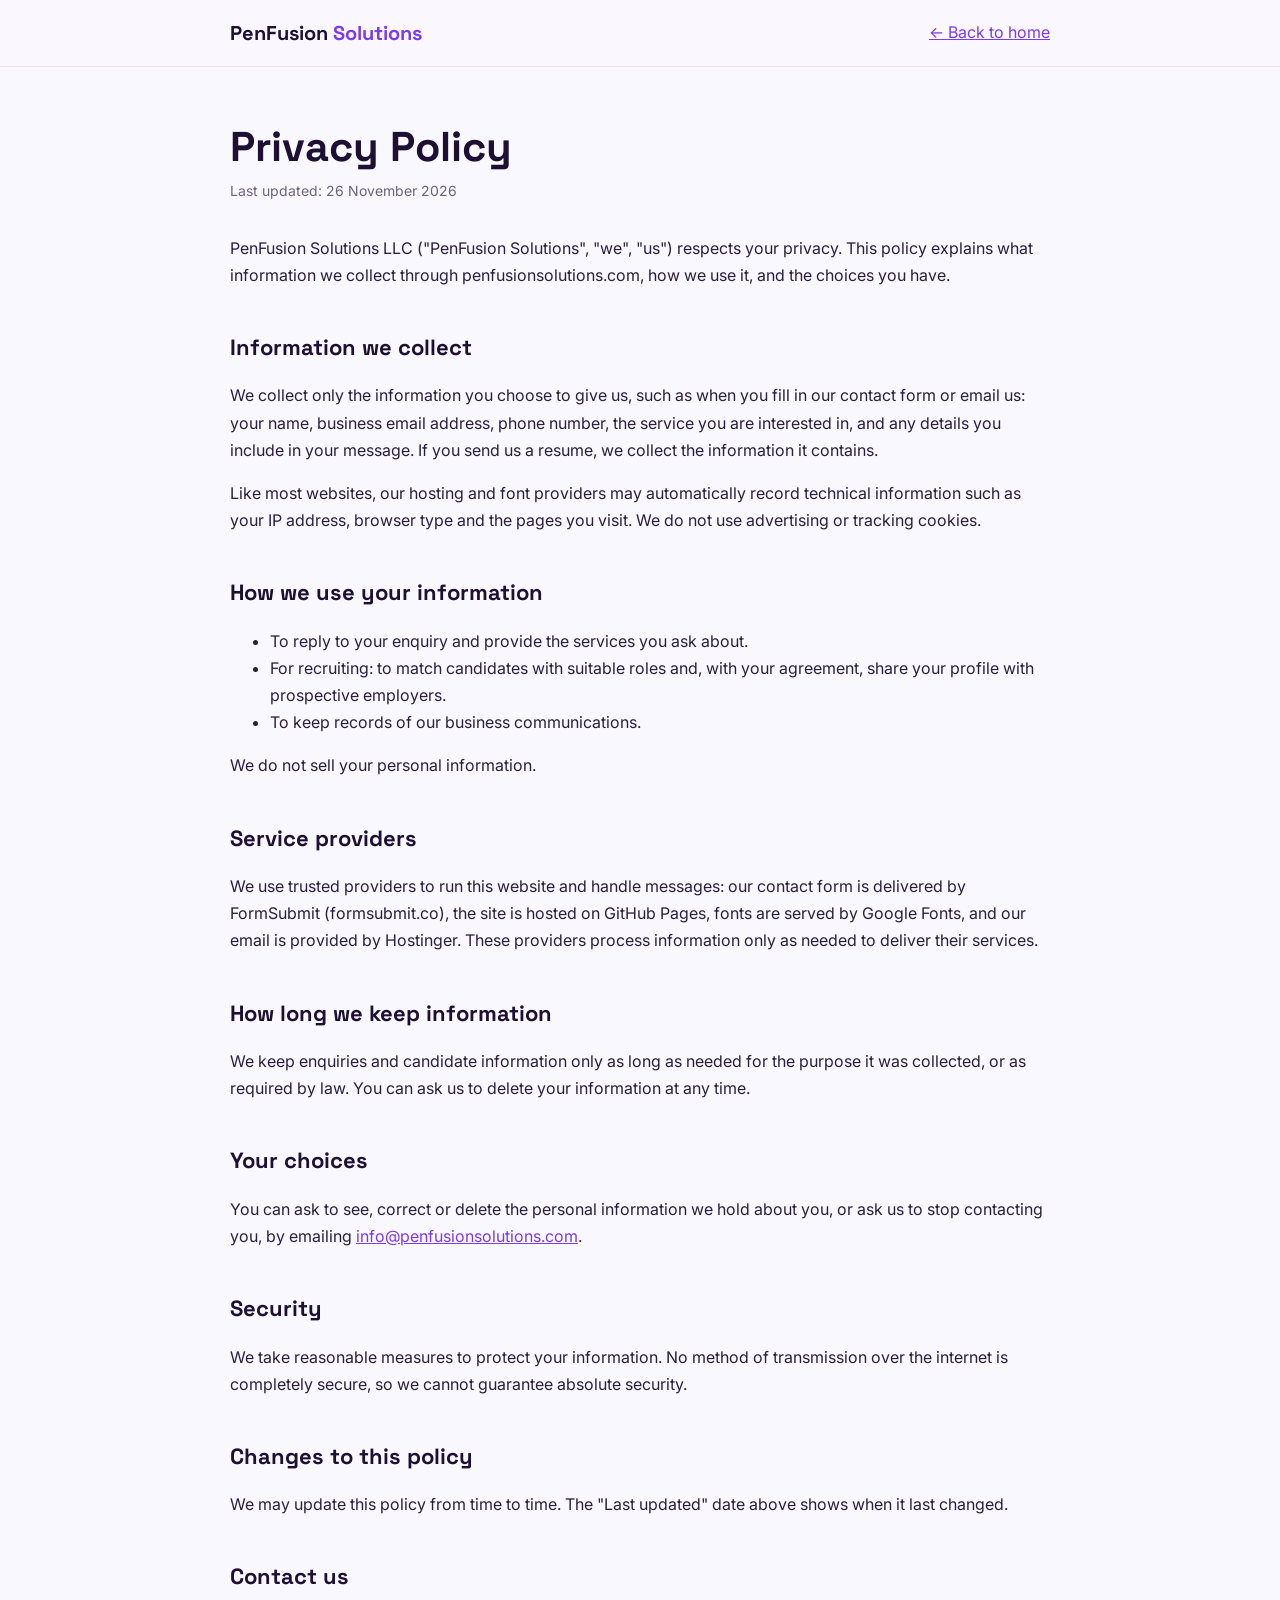
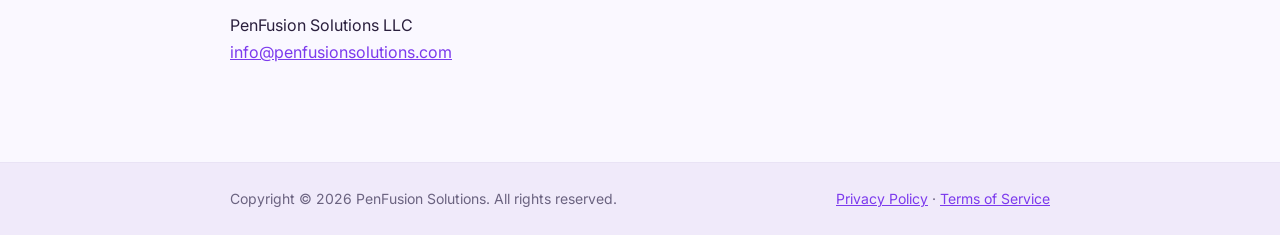
<file: privacy.html>
<!doctype html>
<html lang="en">
<head>
<meta charset="utf-8">
<meta name="viewport" content="width=device-width, initial-scale=1">
<meta name="robots" content="noindex, nofollow">
<title>Privacy Policy — PenFusion Solutions</title>
<link rel="preconnect" href="https://fonts.googleapis.com">
<link href="https://fonts.googleapis.com/css2?family=Space+Grotesk:wght@600;700&amp;family=Inter:wght@400;600&amp;display=swap" rel="stylesheet">
<link rel="stylesheet" href="legal.css">
</head>
<body>
<header><div class="wrap"><a class="brand" href="index.html">PenFusion<span> Solutions</span></a><a href="index.html">← Back to home</a></div></header>
<main><div class="wrap">
<h1>Privacy Policy</h1>
<p class="updated">Last updated: 26 November 2026</p>

<p>PenFusion Solutions LLC ("PenFusion Solutions", "we", "us") respects your privacy. This policy explains what information we collect through penfusionsolutions.com, how we use it, and the choices you have.</p>

<h2>Information we collect</h2>
<p>We collect only the information you choose to give us, such as when you fill in our contact form or email us: your name, business email address, phone number, the service you are interested in, and any details you include in your message. If you send us a resume, we collect the information it contains.</p>
<p>Like most websites, our hosting and font providers may automatically record technical information such as your IP address, browser type and the pages you visit. We do not use advertising or tracking cookies.</p>

<h2>How we use your information</h2>
<ul>
<li>To reply to your enquiry and provide the services you ask about.</li>
<li>For recruiting: to match candidates with suitable roles and, with your agreement, share your profile with prospective employers.</li>
<li>To keep records of our business communications.</li>
</ul>
<p>We do not sell your personal information.</p>

<h2>Service providers</h2>
<p>We use trusted providers to run this website and handle messages: our contact form is delivered by FormSubmit (formsubmit.co), the site is hosted on GitHub Pages, fonts are served by Google Fonts, and our email is provided by Hostinger. These providers process information only as needed to deliver their services.</p>

<h2>How long we keep information</h2>
<p>We keep enquiries and candidate information only as long as needed for the purpose it was collected, or as required by law. You can ask us to delete your information at any time.</p>

<h2>Your choices</h2>
<p>You can ask to see, correct or delete the personal information we hold about you, or ask us to stop contacting you, by emailing <a href="mailto:info@penfusionsolutions.com">info@penfusionsolutions.com</a>.</p>

<h2>Security</h2>
<p>We take reasonable measures to protect your information. No method of transmission over the internet is completely secure, so we cannot guarantee absolute security.</p>

<h2>Changes to this policy</h2>
<p>We may update this policy from time to time. The "Last updated" date above shows when it last changed.</p>

<h2>Contact us</h2>
<p>PenFusion Solutions LLC<br><a href="mailto:info@penfusionsolutions.com">info@penfusionsolutions.com</a></p>
</div></main>
<footer><div class="wrap"><span>Copyright © 2026 PenFusion Solutions. All rights reserved.</span><span><a href="privacy.html">Privacy Policy</a> · <a href="terms.html">Terms of Service</a></span></div></footer>
</body>
</html>
</file>
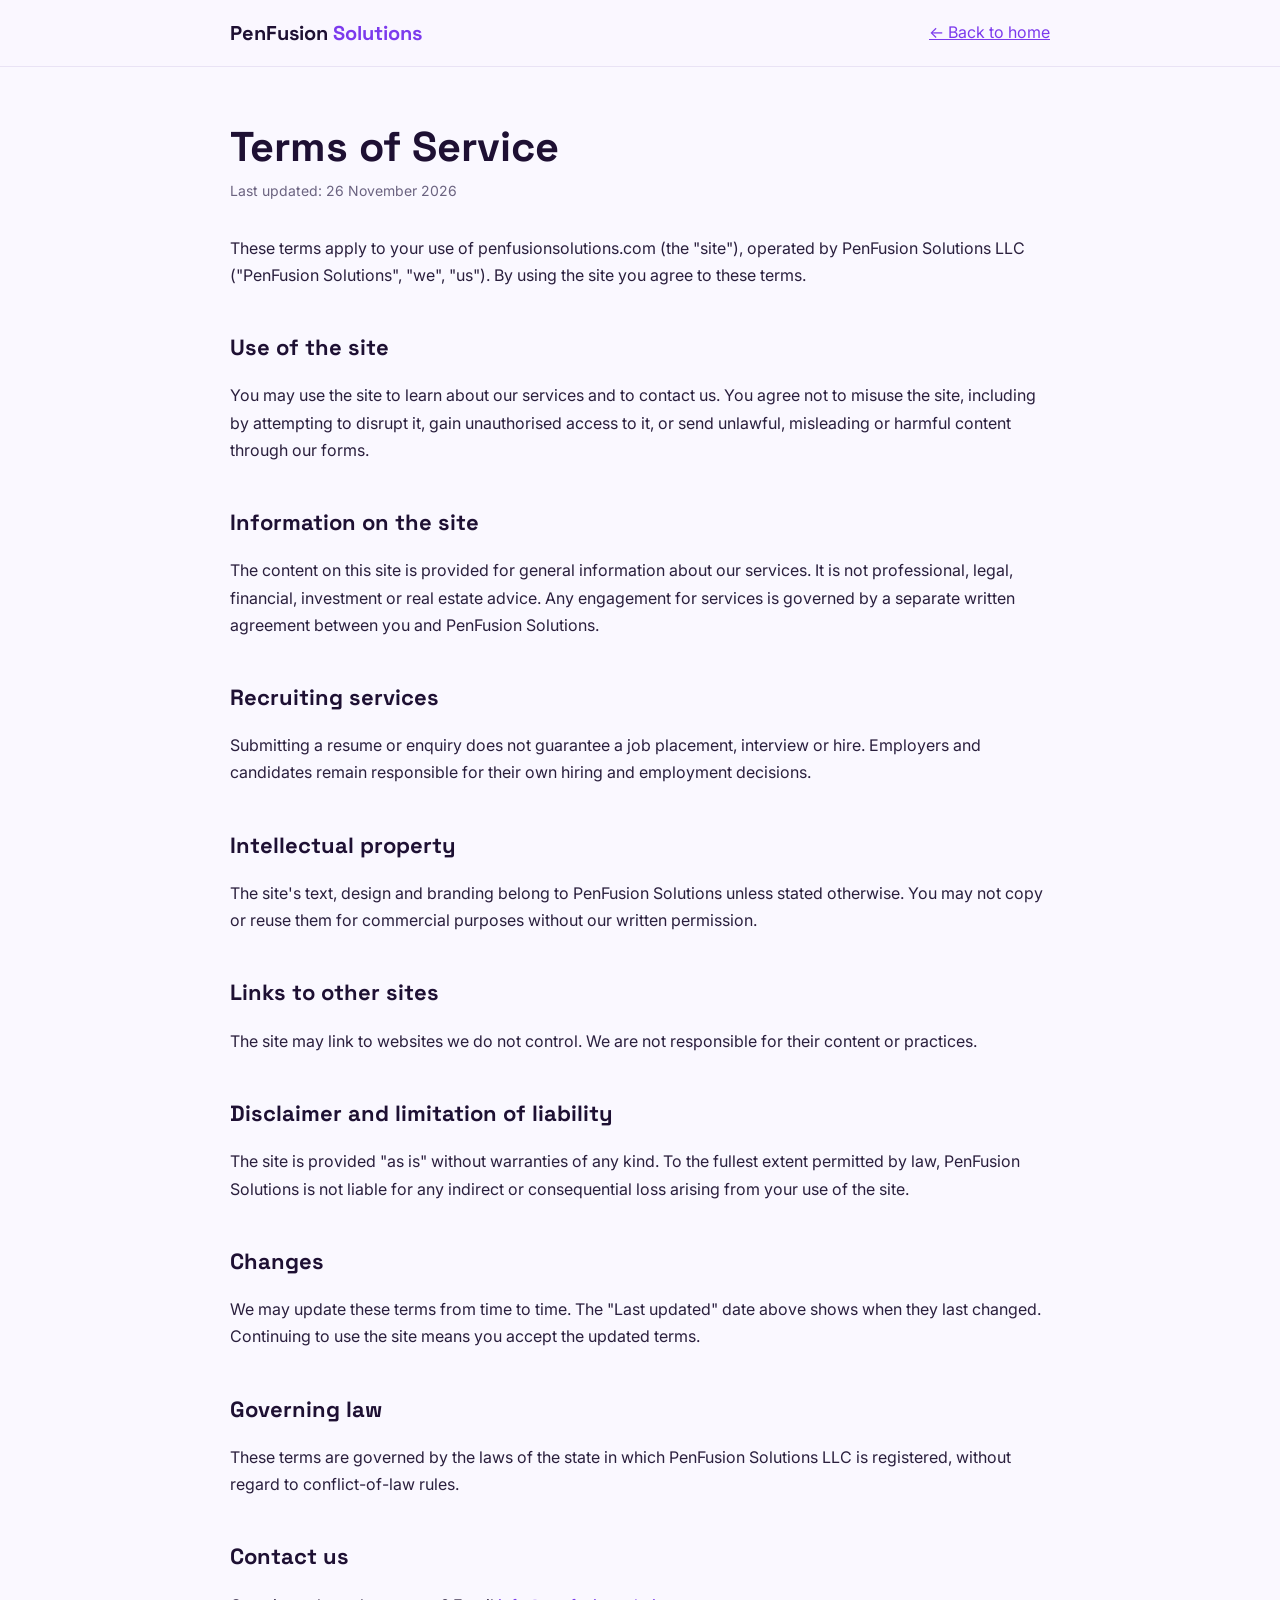
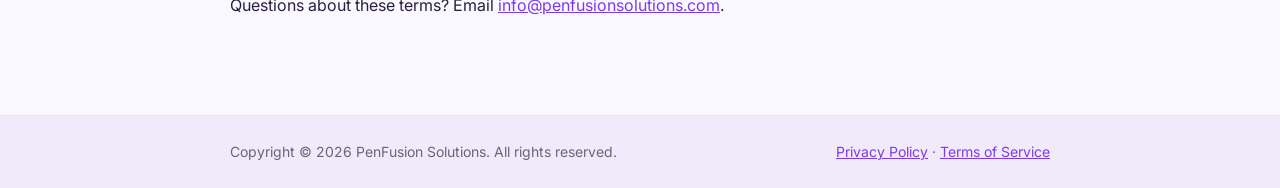
<file: terms.html>
<!doctype html>
<html lang="en">
<head>
<meta charset="utf-8">
<meta name="viewport" content="width=device-width, initial-scale=1">
<meta name="robots" content="noindex, nofollow">
<title>Terms of Service — PenFusion Solutions</title>
<link rel="preconnect" href="https://fonts.googleapis.com">
<link href="https://fonts.googleapis.com/css2?family=Space+Grotesk:wght@600;700&amp;family=Inter:wght@400;600&amp;display=swap" rel="stylesheet">
<link rel="stylesheet" href="legal.css">
</head>
<body>
<header><div class="wrap"><a class="brand" href="index.html">PenFusion<span> Solutions</span></a><a href="index.html">← Back to home</a></div></header>
<main><div class="wrap">
<h1>Terms of Service</h1>
<p class="updated">Last updated: 26 November 2026</p>

<p>These terms apply to your use of penfusionsolutions.com (the "site"), operated by PenFusion Solutions LLC ("PenFusion Solutions", "we", "us"). By using the site you agree to these terms.</p>

<h2>Use of the site</h2>
<p>You may use the site to learn about our services and to contact us. You agree not to misuse the site, including by attempting to disrupt it, gain unauthorised access to it, or send unlawful, misleading or harmful content through our forms.</p>

<h2>Information on the site</h2>
<p>The content on this site is provided for general information about our services. It is not professional, legal, financial, investment or real estate advice. Any engagement for services is governed by a separate written agreement between you and PenFusion Solutions.</p>

<h2>Recruiting services</h2>
<p>Submitting a resume or enquiry does not guarantee a job placement, interview or hire. Employers and candidates remain responsible for their own hiring and employment decisions.</p>

<h2>Intellectual property</h2>
<p>The site's text, design and branding belong to PenFusion Solutions unless stated otherwise. You may not copy or reuse them for commercial purposes without our written permission.</p>

<h2>Links to other sites</h2>
<p>The site may link to websites we do not control. We are not responsible for their content or practices.</p>

<h2>Disclaimer and limitation of liability</h2>
<p>The site is provided "as is" without warranties of any kind. To the fullest extent permitted by law, PenFusion Solutions is not liable for any indirect or consequential loss arising from your use of the site.</p>

<h2>Changes</h2>
<p>We may update these terms from time to time. The "Last updated" date above shows when they last changed. Continuing to use the site means you accept the updated terms.</p>

<h2>Governing law</h2>
<p>These terms are governed by the laws of the state in which PenFusion Solutions LLC is registered, without regard to conflict-of-law rules.</p>

<h2>Contact us</h2>
<p>Questions about these terms? Email <a href="mailto:info@penfusionsolutions.com">info@penfusionsolutions.com</a>.</p>
</div></main>
<footer><div class="wrap"><span>Copyright © 2026 PenFusion Solutions. All rights reserved.</span><span><a href="privacy.html">Privacy Policy</a> · <a href="terms.html">Terms of Service</a></span></div></footer>
</body>
</html>
</file>
<file: legal.css>
body{margin:0;background:#FAF8FF;color:#2A1F3D;font-family:'Inter',system-ui,sans-serif;font-size:16px;line-height:1.7}
a{color:#7C3AED}a:hover{color:#6D28D9}
header{border-bottom:1px solid #E9E3F5;background:rgba(250,248,255,.92)}
.wrap{max-width:820px;margin:0 auto;padding:0 24px}
header .wrap{display:flex;align-items:center;justify-content:space-between;gap:16px;padding-top:16px;padding-bottom:16px}
.brand{font-family:'Space Grotesk',sans-serif;font-weight:700;font-size:20px;color:#1E1033;text-decoration:none}
.brand span{color:#7C3AED}
main{padding:56px 0 80px}
h1{font-family:'Space Grotesk',sans-serif;font-size:clamp(2rem,4vw,2.6rem);line-height:1.15;color:#1E1033;margin:0 0 8px}
h2{font-family:'Space Grotesk',sans-serif;font-size:22px;color:#1E1033;margin:40px 0 8px}
.updated{color:#6B6380;font-size:14px;margin:0 0 32px}
footer{border-top:1px solid #E9E3F5;background:#F0EAFA;color:#6B6380;font-size:14px}
footer .wrap{display:flex;flex-wrap:wrap;gap:8px 24px;justify-content:space-between;padding-top:24px;padding-bottom:24px}
</file>
